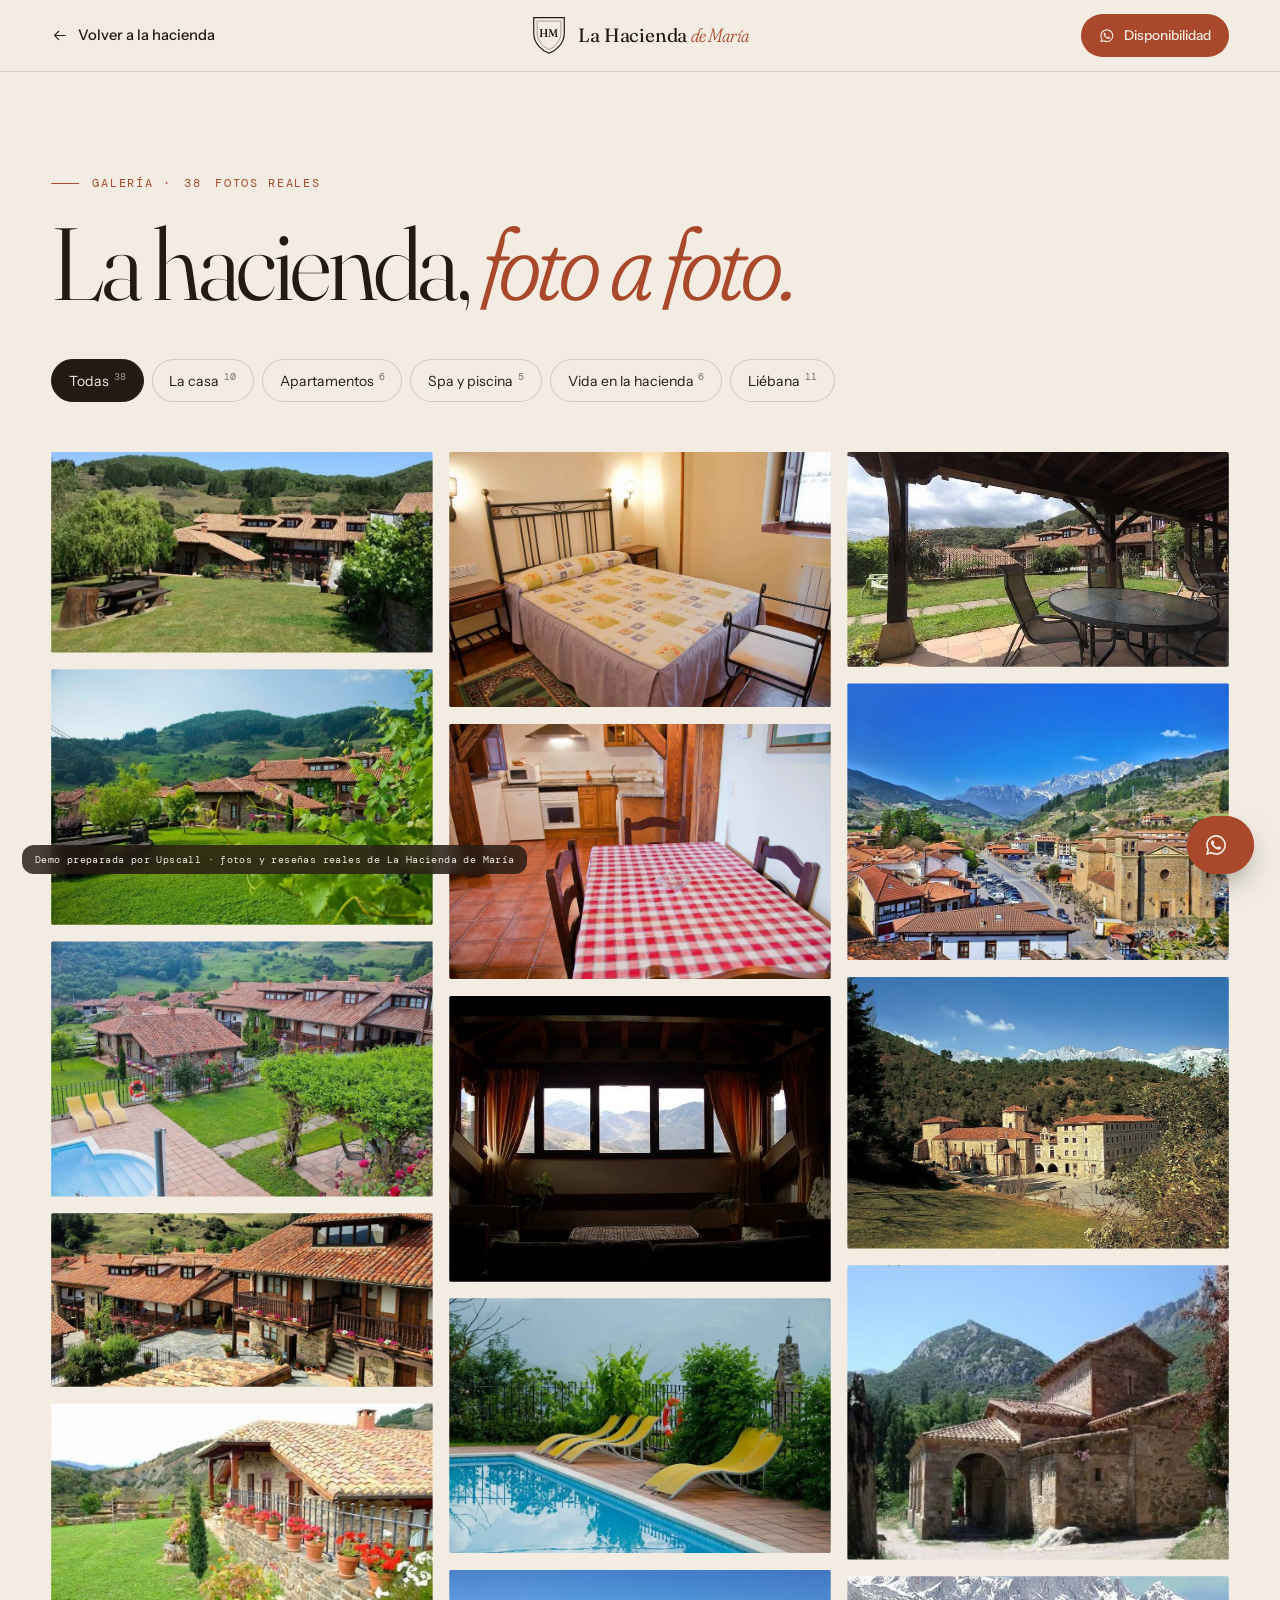
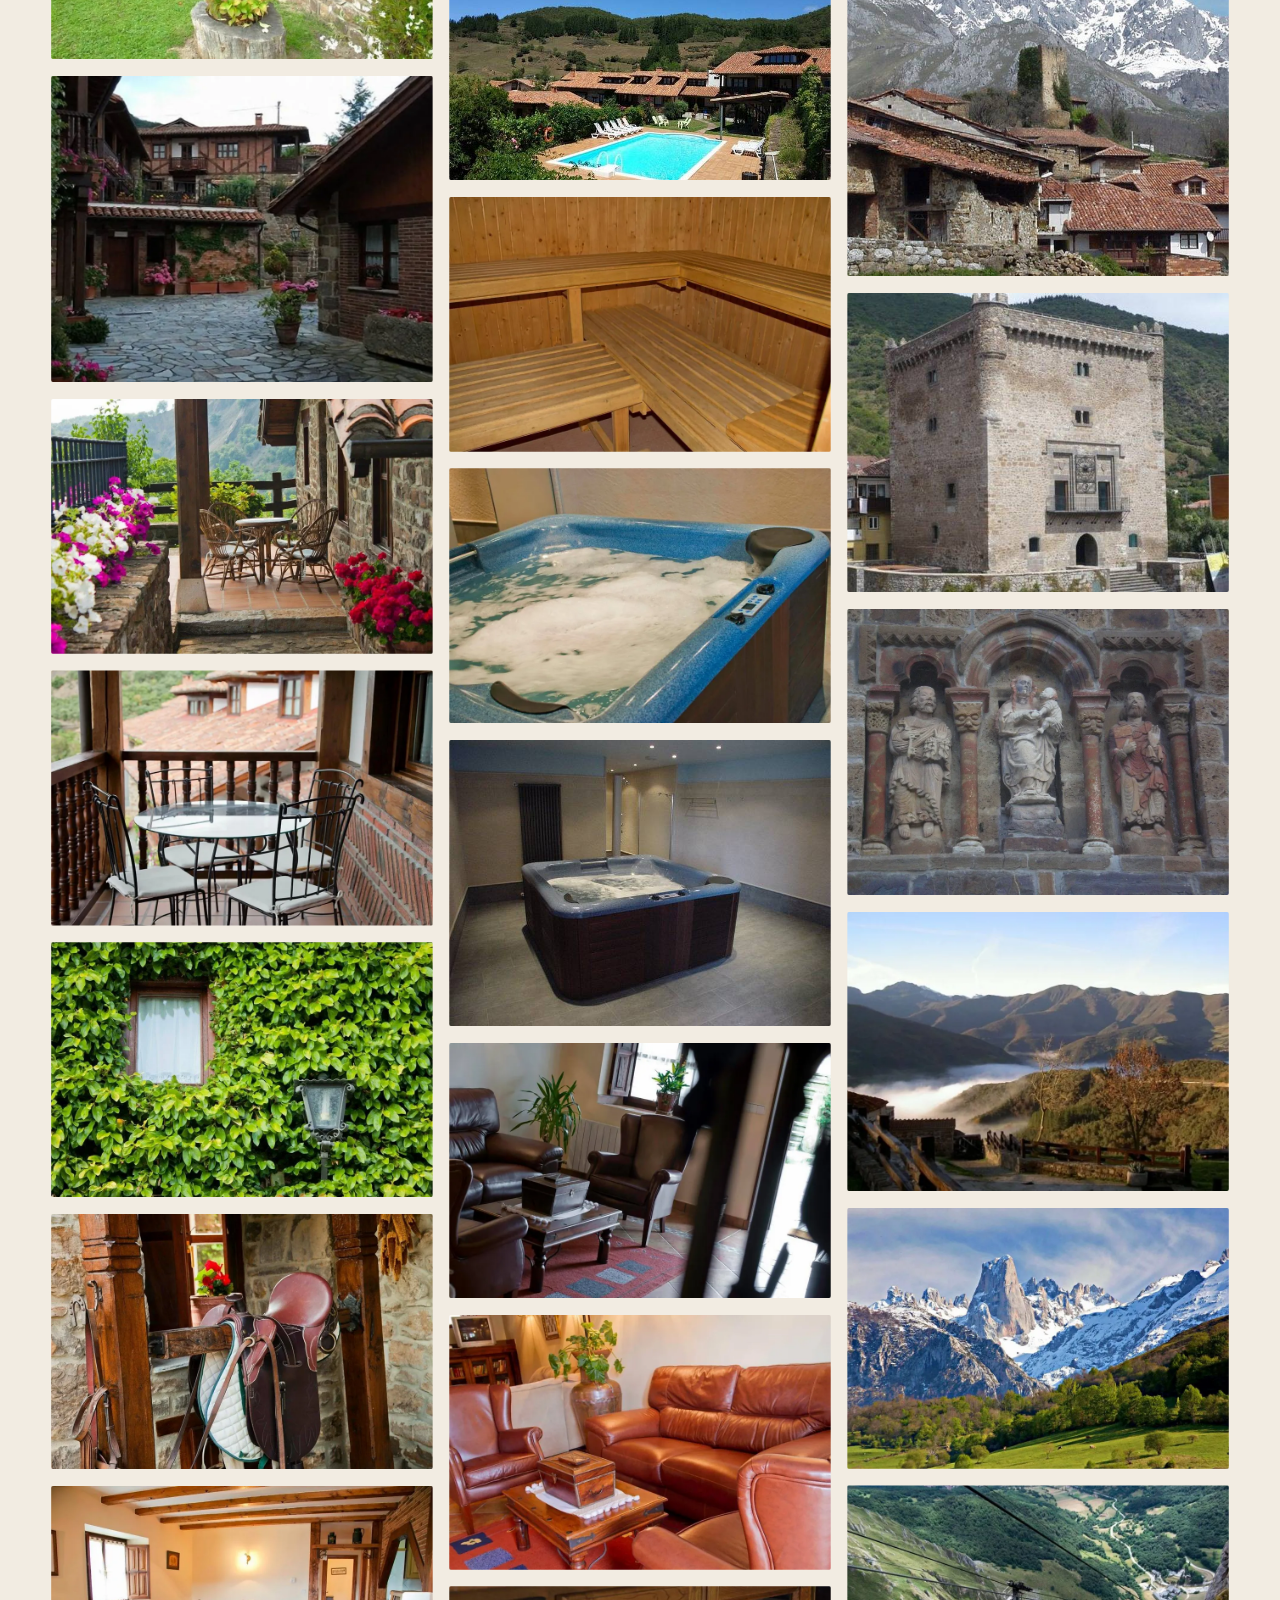
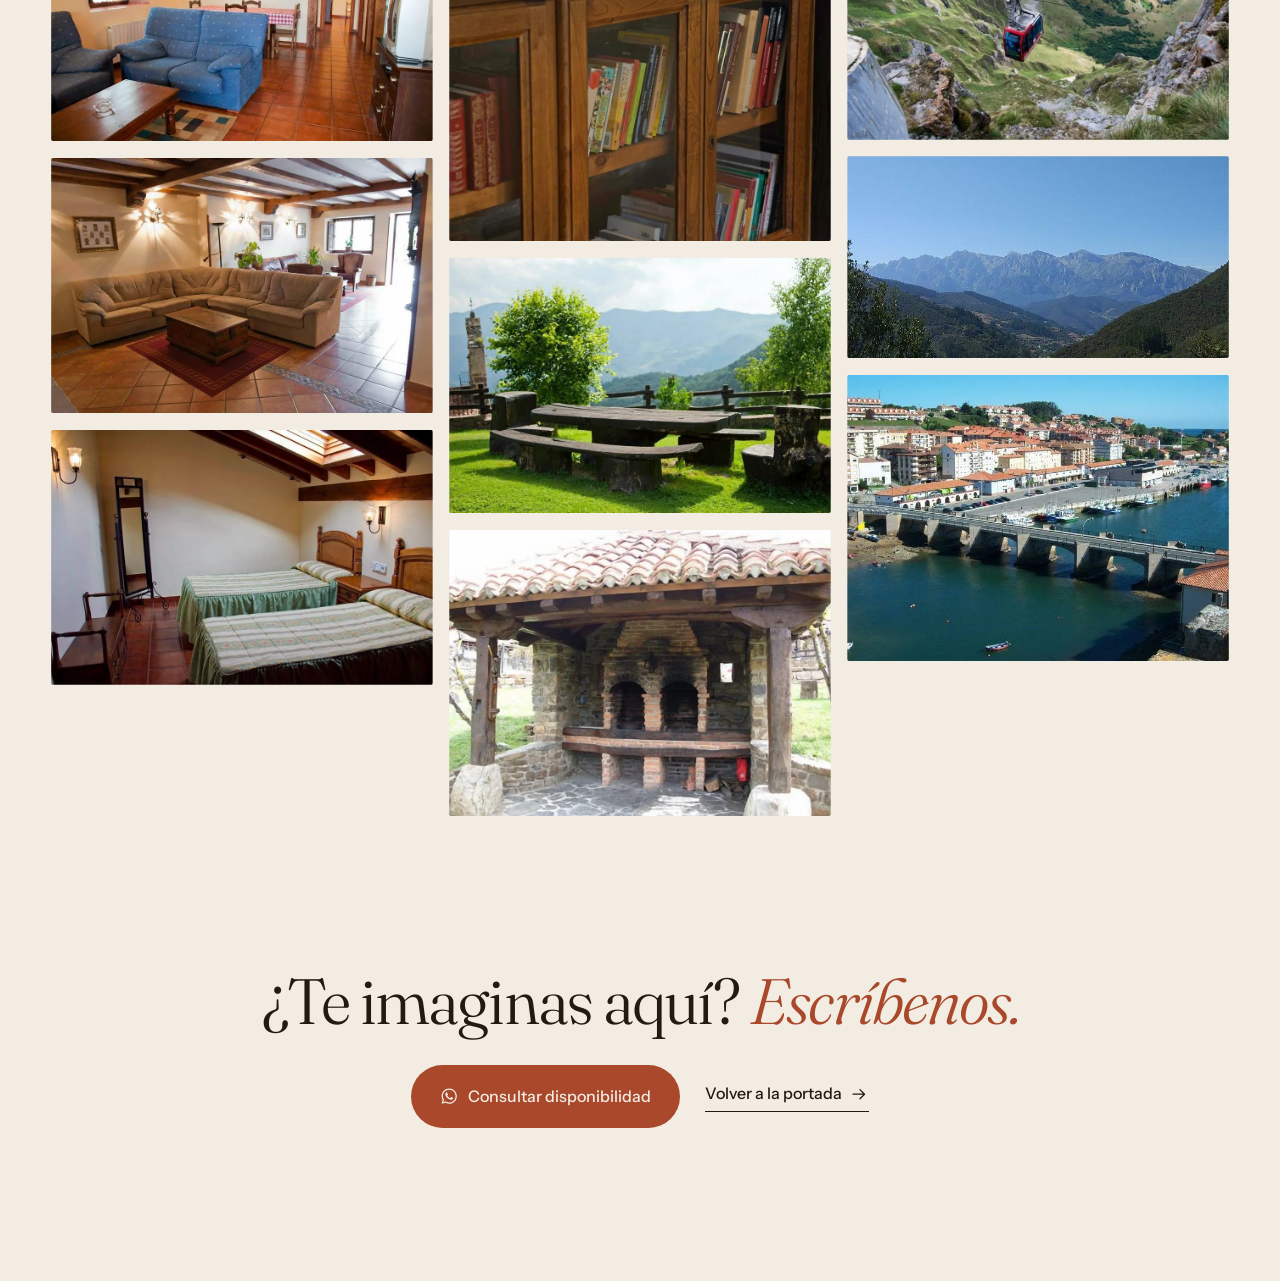
<file: galeria.html>
<!doctype html>
<html lang="es">
<head>
<meta charset="utf-8">
<meta name="viewport" content="width=device-width, initial-scale=1, viewport-fit=cover">
<title>Galería · La Hacienda de María</title>
<meta name="description" content="Fotos reales de La Hacienda de María, apartamentos rurales en Torices, Valle de Liébana (Cantabria).">
<meta name="robots" content="noindex, nofollow">
<meta name="theme-color" content="#F2ECE2">
<link rel="icon" href="data:image/svg+xml,%3Csvg xmlns='http://www.w3.org/2000/svg' viewBox='0 0 32 32'%3E%3Cpath d='M4 3h24v12c0 8-6 13-12 15C10 28 4 23 4 15z' fill='%23A9482A'/%3E%3Ctext x='16' y='20' font-family='Georgia' font-size='12' fill='%23F2ECE2' text-anchor='middle'%3EHM%3C/text%3E%3C/svg%3E">
<link rel="preconnect" href="https://fonts.googleapis.com">
<link rel="preconnect" href="https://fonts.gstatic.com" crossorigin>
<link href="https://fonts.googleapis.com/css2?family=Fraunces:ital,opsz,wght,SOFT,WONK@0,9..144,300..600,0..100,0..1;1,9..144,300..600,0..100,0..1&family=Instrument+Sans:wght@400;500;600&family=DM+Mono:wght@400;500&display=swap" rel="stylesheet">
<link rel="stylesheet" href="css/site.css">
<link rel="stylesheet" href="css/galeria.css">
<script>document.documentElement.classList.add('js');if(!matchMedia('(prefers-reduced-motion: reduce)').matches)document.documentElement.classList.add('anim');</script>
</head>
<body class="g-page">

<svg width="0" height="0" style="position:absolute" aria-hidden="true">
  <symbol id="i-wa" viewBox="0 0 24 24"><path fill="currentColor" d="M12.04 2C6.58 2 2.13 6.45 2.13 11.91c0 1.75.46 3.45 1.32 4.95L2.05 22l5.25-1.38c1.45.79 3.08 1.21 4.74 1.21 5.46 0 9.91-4.45 9.91-9.91C21.95 6.45 17.5 2 12.04 2zm0 18.15c-1.48 0-2.93-.4-4.2-1.15l-.3-.18-3.12.82.83-3.04-.2-.31a8.2 8.2 0 0 1-1.26-4.38c0-4.54 3.7-8.24 8.25-8.24 4.54 0 8.24 3.7 8.24 8.24 0 4.55-3.7 8.24-8.24 8.24zm4.52-6.16c-.25-.12-1.47-.72-1.69-.81-.23-.08-.39-.12-.56.12-.17.25-.64.81-.78.97-.14.17-.29.19-.54.06-.25-.12-1.05-.39-1.99-1.23-.74-.66-1.23-1.47-1.38-1.72-.14-.25-.02-.38.11-.51.11-.11.25-.29.37-.43.12-.14.17-.25.25-.41.08-.17.04-.31-.02-.43-.06-.12-.56-1.34-.76-1.84-.2-.48-.41-.42-.56-.43h-.48c-.17 0-.43.06-.66.31-.22.25-.86.85-.86 2.07 0 1.22.89 2.4 1.01 2.56.12.17 1.75 2.67 4.23 3.74.59.26 1.05.41 1.41.52.59.19 1.13.16 1.56.1.48-.07 1.47-.6 1.67-1.18.21-.58.21-1.07.14-1.18-.06-.11-.22-.17-.47-.29z"/></symbol>
  <symbol id="i-arrow" viewBox="0 0 24 24"><path fill="none" stroke="currentColor" stroke-width="1.6" stroke-linecap="round" stroke-linejoin="round" d="M4 12h15M13 6l6 6-6 6"/></symbol>
  <symbol id="i-shield" viewBox="0 0 40 46"><path fill="none" stroke="currentColor" stroke-width="1.4" d="M2 2h36v18c0 12-9 20.5-18 24C11 40.5 2 32 2 20z"/><path fill="none" stroke="currentColor" stroke-width=".8" d="M6 6h28v14c0 9.5-7 16.5-14 19.5C13 36.5 6 29.5 6 20z" opacity=".55"/></symbol>
</svg>

<header class="g-top">
  <a class="g-back" href="index.html"><svg class="ic" style="transform:scaleX(-1)"><use href="#i-arrow"/></svg><span>Volver a la hacienda</span></a>
  <a class="brand" href="index.html" aria-label="La Hacienda de María, inicio">
    <span class="brand__shield"><svg><use href="#i-shield"/></svg><b>HM</b></span>
    <span class="brand__name">La Hacienda <em>de María</em></span>
  </a>
  <a class="btn btn--teja btn--sm g-cta" data-wa href="https://wa.me/34607328187"><svg class="ic"><use href="#i-wa"/></svg><span>Disponibilidad</span></a>
</header>

<main class="wrap g-main">
  <div class="g-head">
    <p class="eyebrow" data-reveal>Galería · <span id="gTotal">38</span> fotos reales</p>
    <h1 class="g-title" data-reveal>La hacienda, <em>foto a foto.</em></h1>
  </div>
  <div class="g-filters" role="toolbar" aria-label="Filtrar fotos" id="gFilters"></div>
  <div class="g-grid" id="gGrid"></div>

  <section class="g-end">
    <p class="g-end__t">¿Te imaginas aquí? <em>Escríbenos.</em></p>
    <div class="g-end__ctas">
      <a class="btn btn--teja btn--lg" data-wa href="https://wa.me/34607328187"><svg class="ic"><use href="#i-wa"/></svg>Consultar disponibilidad</a>
      <a class="link-arrow" href="index.html">Volver a la portada <svg class="ic"><use href="#i-arrow"/></svg></a>
    </div>
  </section>
</main>

<div class="lb" id="lb" role="dialog" aria-modal="true" aria-label="Visor de fotos" hidden>
  <div class="lb__bar">
    <span class="mono lb__count" id="lbCount">1 / 38</span>
    <button class="lb__close" id="lbClose" aria-label="Cerrar visor"><i></i><i></i></button>
  </div>
  <div class="lb__stage" id="lbStage">
    <img id="lbImg" alt="">
  </div>
  <p class="lb__cap" id="lbCap"></p>
  <button class="lb__nav lb__nav--prev" id="lbPrev" aria-label="Foto anterior"><svg class="ic" style="transform:scaleX(-1)"><use href="#i-arrow"/></svg></button>
  <button class="lb__nav lb__nav--next" id="lbNext" aria-label="Foto siguiente"><svg class="ic"><use href="#i-arrow"/></svg></button>
</div>

<a class="wa-float" data-wa href="https://wa.me/34607328187" aria-label="Escribir por WhatsApp"><svg><use href="#i-wa"/></svg><span>¿Hablamos?</span></a>
<p class="demo-note">Demo preparada por Upscall · fotos y reseñas reales de La Hacienda de María</p>

<script src="js/fotos.js"></script>
<script src="js/galeria.js" defer></script>
</body>
</html>
</file>
<file: css/site.css>
/* =========================================================
   La Hacienda de María — sistema visual
   Cal (fondo) · Castaño (tinta) · Teja (acento)
   ========================================================= */
:root{
  --cal:#F2ECE2;
  --cal-2:#E9E1D3;
  --tinta:#241A14;
  --tinta-2:#33261D;
  --teja:#A9482A;
  --teja-2:#C25E3B;
  --muted:rgba(36,26,20,.62);
  --line:rgba(36,26,20,.16);
  --cal-muted:rgba(242,236,226,.72);
  --cal-line:rgba(242,236,226,.2);

  --f-display:'Fraunces', 'Iowan Old Style', Georgia, serif;
  --f-body:'Instrument Sans', system-ui, -apple-system, 'Segoe UI', sans-serif;
  --f-mono:'DM Mono', ui-monospace, Menlo, monospace;

  --t-hero:clamp(3rem, 8.4vw, 8.6rem);
  --t-h2:clamp(2.35rem, 5.2vw, 5rem);
  --t-lead:clamp(1.05rem, 1.25vw, 1.2rem);

  --gut:clamp(16px, 4vw, 56px);
  --sec:clamp(5.5rem, 12vw, 11rem);
  --ease:cubic-bezier(.65,0,.35,1);
  --ease-out:cubic-bezier(.16,1,.3,1);
  --r:2px;
}
*,*::before,*::after{box-sizing:border-box}
html{-webkit-text-size-adjust:100%;overflow-x:clip}
html.lenis,html.lenis body{height:auto}
.lenis.lenis-smooth{scroll-behavior:auto!important}
body{margin:0;background:var(--cal);color:var(--tinta);font:400 1rem/1.6 var(--f-body);overflow-x:clip;-webkit-font-smoothing:antialiased;text-rendering:optimizeLegibility}
img{display:block;max-width:100%}
a{color:inherit}
button{font:inherit;color:inherit;background:none;border:0;padding:0;cursor:pointer}
em{font-style:italic}
h1,h2,h3{margin:0;font-weight:400}
p{margin:0}
::selection{background:var(--teja);color:var(--cal)}
:focus-visible{outline:2px solid var(--teja);outline-offset:3px}
.wrap{width:100%;max-width:1440px;margin:0 auto;padding:0 var(--gut)}
.mono{font-family:var(--f-mono);font-size:.74rem;letter-spacing:.06em;text-transform:uppercase}
.ic{width:1.15em;height:1.15em;flex:none}
.skip{position:absolute;left:-999px;top:8px;z-index:200;background:var(--tinta);color:var(--cal);padding:.6rem 1rem}
.skip:focus{left:8px}

/* Tipografía */
.h2{font-family:var(--f-display);font-size:var(--t-h2);line-height:.98;letter-spacing:-.025em;font-weight:340;font-variation-settings:'opsz' 144,'SOFT' 30}
.h2 em,.hero__title em,.final__t em,.brand em,.foot__name em,.hstrip__big em{font-weight:300;font-variation-settings:'opsz' 144,'SOFT' 100,'WONK' 1;color:var(--teja)}
.eyebrow{font-family:var(--f-mono);font-size:.72rem;letter-spacing:.16em;text-transform:uppercase;color:var(--teja);display:flex;align-items:center;gap:.8rem;margin-bottom:1.4rem}
.eyebrow::before{content:'';width:28px;height:1px;background:currentColor}
.eyebrow--light{color:#E59A7A}
.lead{font-size:var(--t-lead);line-height:1.6;color:var(--muted);max-width:38rem}
.sec-head{margin-bottom:clamp(2.5rem,6vw,5rem)}
.sec-head .lead{margin-top:1.6rem}
.sec-head--split{display:grid;grid-template-columns:1.2fr .8fr;gap:3rem;align-items:end}

/* Botones (morph con elipse) */
.btn{position:relative;display:inline-flex;align-items:center;justify-content:center;gap:.6rem;padding:1rem 1.5rem;border-radius:999px;font-weight:500;font-size:.95rem;text-decoration:none;overflow:hidden;isolation:isolate;transition:color .5s var(--ease),border-color .5s var(--ease),transform .4s var(--ease-out);white-space:nowrap}
.btn::before{content:'';position:absolute;inset:-2px;z-index:-1;border-radius:inherit;clip-path:ellipse(0% 0% at 50% 120%);transition:clip-path .6s var(--ease)}
.btn:hover::before{clip-path:ellipse(150% 160% at 50% 120%)}
.btn:active{transform:scale(.97)}
.btn--teja{background:var(--teja);color:var(--cal)}
.btn--teja::before{background:var(--tinta)}
.btn--line-light{border:1px solid rgba(242,236,226,.5);color:var(--cal)}
.btn--line-light::before{background:var(--cal)}
.btn--line-light:hover{color:var(--tinta);border-color:var(--cal)}
.btn--sm{padding:.65rem 1.1rem;font-size:.85rem}
.btn--lg{padding:1.15rem 1.8rem;font-size:1rem}
.link-arrow{display:inline-flex;align-items:center;gap:.5rem;text-decoration:none;font-weight:500;border-bottom:1px solid currentColor;padding-bottom:.25rem}
.link-arrow .ic{transition:transform .5s var(--ease)}
.link-arrow:hover .ic{transform:translateX(5px)}

/* ======== NAV ======== */
.nav{position:fixed;inset:0 0 auto;z-index:60;color:var(--cal);transition:color .5s var(--ease),transform .6s var(--ease)}
.nav::before{content:'';position:absolute;inset:0;background:rgba(242,236,226,.86);backdrop-filter:blur(14px);-webkit-backdrop-filter:blur(14px);border-bottom:1px solid var(--line);transform:translateY(-101%);transition:transform .6s var(--ease)}
.nav.is-solid{color:var(--tinta)}
.nav.is-solid::before{transform:none}
.nav.is-hidden{transform:translateY(-100%)}
.nav__in{position:relative;display:flex;align-items:center;gap:2rem;max-width:1440px;margin:0 auto;padding:1rem var(--gut)}
.brand{display:flex;align-items:center;gap:.8rem;text-decoration:none;margin-right:auto}
.brand__shield{position:relative;width:34px;height:39px;display:grid;place-items:center}
.brand__shield svg{position:absolute;inset:0;width:100%;height:100%}
.brand__shield b{font:500 .7rem/1 var(--f-display);letter-spacing:.04em;margin-top:-4px}
.brand__name{font-family:var(--f-display);font-size:1.2rem;letter-spacing:-.01em;font-variation-settings:'opsz' 30}
.brand em{color:inherit}
.nav.is-solid .brand em{color:var(--teja)}
.nav__links{display:flex;gap:1.6rem;font-size:.9rem}
.nav__links a{text-decoration:none;position:relative;padding:.3rem 0}
.nav__links a::after{content:'';position:absolute;left:0;right:0;bottom:0;height:1px;background:currentColor;transform:scaleX(0);transform-origin:right;transition:transform .5s var(--ease)}
.nav__links a:hover::after{transform:scaleX(1);transform-origin:left}
.nav__cta{background:var(--cal);color:var(--tinta)}
.nav__cta::before{background:var(--teja)}
.nav__cta:hover{color:var(--cal)}
.nav.is-solid .nav__cta{background:var(--tinta);color:var(--cal)}
.nav__burger{display:none;width:44px;height:44px;position:relative;z-index:2}
.nav__burger i{position:absolute;left:10px;right:10px;height:1.5px;background:currentColor;transition:transform .5s var(--ease)}
.nav__burger i:first-child{top:17px}.nav__burger i:last-child{top:26px}
.menu-open .nav__burger i:first-child{transform:translateY(4.5px) rotate(45deg)}
.menu-open .nav__burger i:last-child{transform:translateY(-4.5px) rotate(-45deg)}
.menu-open .nav{color:var(--cal)}
.menu-open .nav::before{transform:translateY(-101%)}

.menu{position:fixed;inset:0;z-index:55;background:var(--tinta);color:var(--cal);display:flex;flex-direction:column;justify-content:space-between;padding:6.5rem var(--gut) 5.5rem;clip-path:circle(0% at calc(100% - 38px) 38px);transition:clip-path .8s var(--ease);visibility:hidden}
.menu-open .menu{clip-path:circle(150% at calc(100% - 38px) 38px);visibility:visible}
.menu__links{display:flex;flex-direction:column}
.menu__links a{font-family:var(--f-display);font-size:clamp(2rem,9vw,3rem);line-height:1.15;text-decoration:none;display:flex;align-items:baseline;gap:1rem;padding:.35rem 0;border-bottom:1px solid var(--cal-line)}
.menu__links .mono{color:#E59A7A;font-size:.7rem}
.menu__foot{display:flex;flex-direction:column;gap:.7rem}

/* ======== HERO ======== */
.hero{position:relative;height:100vh;height:100svh;min-height:600px;color:var(--cal);overflow:hidden;display:flex;flex-direction:column;justify-content:flex-end;background:var(--tinta)}
.hero__media{position:absolute;inset:-8% 0 0;will-change:transform}
.hero__media img{width:100%;height:100%;object-fit:cover;object-position:50% 45%;transform-origin:50% 60%}
.hero__veil{position:absolute;inset:0;background:
  linear-gradient(180deg,rgba(24,16,11,.55) 0%,rgba(24,16,11,0) 26%),
  linear-gradient(0deg,rgba(24,16,11,.86) 0%,rgba(24,16,11,.45) 38%,rgba(24,16,11,0) 64%)}
.hero__shutters{position:absolute;inset:0;display:flex;pointer-events:none;z-index:3}
.hero__shutters i{flex:1;background:var(--tinta);
  background-image:repeating-linear-gradient(90deg,rgba(242,236,226,.035) 0 1px,transparent 1px 64px);
  transform:scaleX(0)}
.hero__content{position:relative;z-index:2;width:100%;max-width:1440px;margin:0 auto;padding:0 var(--gut) calc(clamp(5rem,9vh,7rem) + 46px)}
.hero__kicker{color:rgba(242,236,226,.85);margin-bottom:1.4rem}
.hero__title{font-family:var(--f-display);font-size:var(--t-hero);line-height:.92;letter-spacing:-.035em;font-weight:330;font-variation-settings:'opsz' 144,'SOFT' 20}
.hero__title em{color:#F0B79B}
.ln{display:block;overflow:hidden;padding-bottom:.08em;margin-bottom:-.08em}
.ln>span{display:block}
.hero__row{display:flex;justify-content:space-between;align-items:flex-end;gap:2rem;margin-top:2.2rem}
.hero__sub{max-width:31rem;font-size:var(--t-lead);color:rgba(242,236,226,.86)}
.hero__ctas{display:flex;gap:.7rem;flex-wrap:wrap}
.hero__bar{position:absolute;z-index:2;left:0;right:0;bottom:46px;display:flex;gap:2rem;justify-content:space-between;align-items:center;max-width:1440px;margin:0 auto;padding:1.1rem var(--gut);color:rgba(242,236,226,.75);border-top:1px solid rgba(242,236,226,.18)}
.hero__rate{display:inline-flex;align-items:center;gap:.4rem}
.hero__rate .ic{color:#F0B79B;width:.95em;height:.95em}
.hero__scroll{display:inline-flex;align-items:center;gap:.7rem}
.hero__scroll i{width:1px;height:26px;background:rgba(242,236,226,.3);position:relative;overflow:hidden}
.hero__scroll i::after{content:'';position:absolute;inset:0;background:var(--cal);animation:drip 2.2s var(--ease) infinite}
@keyframes drip{0%{transform:translateY(-100%)}60%,100%{transform:translateY(100%)}}

/* Intro de portada (solo con animación) */
.anim .hero__shutters i{transform:scaleX(1);transition:transform 1.3s var(--ease) .15s}
.anim .hero__shutters i:first-child{transform-origin:left}
.anim .hero__shutters i:last-child{transform-origin:right}
.anim .hero__media img{transform:scale(1.14);transition:transform 2.4s var(--ease-out) .2s}
.anim [data-hero]{transform:translateY(110%);transition:transform 1.1s var(--ease-out)}
.anim .hero__kicker[data-hero],.anim .hero__row [data-hero],.anim .hero__bar[data-hero]{transform:translateY(24px);clip-path:inset(0 0 100% 0);transition:transform 1s var(--ease-out),clip-path 1s var(--ease)}
.anim.loaded .hero__shutters i{transform:scaleX(0)}
.anim.loaded .hero__media img{transform:scale(1)}
.anim.loaded [data-hero]{transform:none;clip-path:inset(0 0 0 0)}
.anim.loaded [data-hero="1"]{transition-delay:.75s}
.anim.loaded [data-hero="2"]{transition-delay:.85s}
.anim.loaded [data-hero="3"]{transition-delay:.97s}
.anim.loaded [data-hero="4"]{transition-delay:1.15s}
.anim.loaded [data-hero="5"]{transition-delay:1.25s}
.anim.loaded [data-hero="6"]{transition-delay:1.4s}

/* ======== REVEALS ======== */
.anim [data-reveal]:not([data-reveal="img"]){clip-path:inset(0 0 100% 0);transform:translateY(28px);transition:clip-path .9s var(--ease),transform .9s var(--ease-out)}
.anim [data-reveal="img"]{clip-path:inset(14% 10% 14% 10%);transition:clip-path 1.3s var(--ease)}
.anim [data-reveal="img"] img{transform:scale(1.22);transition:transform 1.6s var(--ease-out)}
.anim [data-reveal].in{clip-path:inset(0 0 0 0);transform:none}
.anim [data-reveal="img"].in{clip-path:inset(0 0 0 0)}
.anim [data-reveal="img"].in img{transform:scale(1)}

/* ======== MANIFIESTO ======== */
.manifest{padding:var(--sec) 0 calc(var(--sec)*.7)}
.manifest__grid{display:grid;grid-template-columns:minmax(0,.75fr) minmax(0,1.25fr);gap:clamp(2rem,6vw,7rem);align-items:center}
.manifest__arch{margin:0;position:relative;aspect-ratio:4/5;border-radius:999px 999px var(--r) var(--r);overflow:hidden;background:var(--tinta)}
.manifest__arch img{width:100%;height:100%;object-fit:cover}
.manifest__arch figcaption{position:absolute;left:0;right:0;bottom:0;padding:1.1rem;color:var(--cal);text-align:center;background:linear-gradient(0deg,rgba(24,16,11,.7),transparent)}
.manifest__p{font-family:var(--f-display);font-size:clamp(1.6rem,3vw,2.9rem);line-height:1.18;letter-spacing:-.015em;font-weight:340;font-variation-settings:'opsz' 72}
.manifest__p .w{transition:color .35s linear;color:rgba(36,26,20,.16)}
.manifest__p .w.on{color:var(--tinta)}
.manifest__p .w.hl.on{color:var(--teja);font-style:italic}
html:not(.anim) .manifest__p .w{color:var(--tinta)}

.ridge{position:relative;margin:clamp(4rem,9vw,8rem) 0 3rem}
.ridge svg{width:100%;height:clamp(70px,10vw,150px);overflow:visible}
.ridge path{fill:none;stroke:var(--tinta);stroke-width:1.2;vector-effect:non-scaling-stroke;stroke-linejoin:round}
.ridge__label{position:absolute;right:0;top:-1.5rem;color:var(--muted)}
.stats{display:grid;grid-template-columns:repeat(4,1fr);margin:0;border-top:1px solid var(--line)}
.stats>div{padding:2rem 1.5rem 0 0;border-right:1px solid var(--line);padding-left:1.5rem}
.stats>div:first-child{padding-left:0}
.stats>div:last-child{border-right:0}
.stats dt{font-family:var(--f-display);font-size:clamp(3rem,6vw,5.6rem);line-height:1;letter-spacing:-.04em;font-weight:300;font-variation-settings:'opsz' 144}
.stats sup{font-size:.4em;color:var(--teja);vertical-align:super;margin-left:.1em}
.stats dd{margin:.8rem 0 0;color:var(--muted);font-size:.95rem;max-width:14rem}

/* ======== MATERIALES ======== */
.mat{padding:calc(var(--sec)*.4) 0 var(--sec)}
.mat__grid{display:grid;grid-template-columns:minmax(0,1fr) minmax(0,1fr);gap:clamp(2rem,7vw,8rem)}
.mat__head{padding-bottom:4rem}
.mat__list{list-style:none;margin:0;padding:0}
.mat__item{min-height:62vh;display:flex;flex-direction:column;justify-content:center;border-top:1px solid var(--line);padding:3rem 0;opacity:.32;transition:opacity .6s var(--ease)}
.mat__item.on{opacity:1}
.mat__n{color:var(--teja);margin-bottom:1rem}
.mat__item h3{font-family:var(--f-display);font-size:clamp(2.6rem,5vw,4.6rem);line-height:1;letter-spacing:-.03em;font-weight:320;font-variation-settings:'opsz' 144,'SOFT' 50;margin-bottom:1.2rem}
.mat__item p{font-size:1.08rem;color:var(--muted);max-width:30rem}
.mat__item p em{color:var(--tinta);font-family:var(--f-display);font-size:1.12em}
.mat__img-m{display:none}
.mat__right{position:relative}
.mat__frame{position:sticky;top:12vh;height:76vh;border-radius:999px 999px var(--r) var(--r);overflow:hidden;background:var(--tinta)}
.mat__frame img{position:absolute;inset:0;width:100%;height:100%;object-fit:cover;clip-path:inset(100% 0 0 0);transform:scale(1.15);transition:clip-path 1.1s var(--ease),transform 1.6s var(--ease-out)}
.mat__frame img.on{clip-path:inset(0 0 0 0);transform:scale(1)}
.mat__count{position:absolute;left:50%;bottom:1.2rem;transform:translateX(-50%);color:var(--cal);background:rgba(24,16,11,.45);backdrop-filter:blur(6px);-webkit-backdrop-filter:blur(6px);padding:.45rem .9rem;border-radius:999px;z-index:5}
.mat__count b{font-weight:500;color:#F0B79B}

/* ======== APARTAMENTOS ======== */
.apts{padding:var(--sec) 0 0;background:var(--cal-2);position:relative}
.cap{display:grid;grid-template-columns:auto 1fr;gap:clamp(2rem,5vw,5rem);align-items:stretch;border-top:1px solid var(--line);padding-top:3rem}
.cap__tabs{display:flex;flex-direction:column;gap:.4rem}
.cap__tab{display:flex;align-items:baseline;gap:.8rem;text-align:left;padding:.3rem 0;color:rgba(36,26,20,.3);transition:color .5s var(--ease)}
.cap__tab b{font-family:var(--f-display);font-size:clamp(4rem,8vw,7.5rem);line-height:.95;font-weight:300;letter-spacing:-.05em;font-variation-settings:'opsz' 144}
.cap__tab span{font-family:var(--f-mono);font-size:.72rem;letter-spacing:.12em;text-transform:uppercase}
.cap__tab:hover{color:rgba(36,26,20,.6)}
.cap__tab.on{color:var(--tinta)}
.cap__tab.on b{color:var(--teja);font-style:italic;font-variation-settings:'opsz' 144,'WONK' 1}
.cap__panels{display:grid}
.cap__panel{grid-area:1/1;display:grid;grid-template-columns:1.25fr 1fr;gap:clamp(1.5rem,4vw,3.5rem);align-items:end;visibility:hidden}
.cap__panel.on{visibility:visible}
.cap__img{aspect-ratio:4/3;overflow:hidden;border-radius:var(--r);clip-path:inset(0 100% 0 0);transition:clip-path .9s var(--ease)}
.cap__img img{width:100%;height:100%;object-fit:cover;transform:scale(1.15);transition:transform 1.4s var(--ease-out)}
.cap__panel.on .cap__img{clip-path:inset(0 0 0 0)}
.cap__panel.on .cap__img img{transform:scale(1)}
.cap__txt{clip-path:inset(0 0 100% 0);transform:translateY(20px);transition:clip-path .8s var(--ease) .15s,transform .8s var(--ease-out) .15s}
.cap__panel.on .cap__txt{clip-path:inset(0 0 0 0);transform:none}
.cap__txt h3{font-family:var(--f-display);font-size:clamp(1.9rem,3vw,2.8rem);letter-spacing:-.02em;font-weight:340;margin-bottom:1rem}
.cap__txt p{color:var(--muted);font-size:1.05rem}
.incl{list-style:none;padding:0;margin:clamp(3rem,7vw,6rem) 0 0;display:grid;grid-template-columns:repeat(3,1fr);border-top:1px solid var(--line)}
.incl li{display:flex;gap:1rem;align-items:baseline;padding:1.3rem 1rem 1.3rem 0;border-bottom:1px solid var(--line);font-size:1.02rem}
.incl .mono{color:var(--teja)}

.hstrip{position:relative;margin-top:clamp(4rem,9vw,8rem)}
.hstrip__sticky{position:sticky;top:0;height:100vh;height:100svh;overflow:hidden;display:flex;flex-direction:column;justify-content:center}
.hstrip__track{display:flex;gap:clamp(1rem,2vw,2rem);padding:0 var(--gut);align-items:center;will-change:transform;width:max-content}
.hstrip__intro{width:min(30rem,80vw);flex:none;padding-right:2rem}
.hstrip__big{font-family:var(--f-display);font-size:clamp(2rem,3.6vw,3.4rem);line-height:1.04;letter-spacing:-.025em;font-weight:330;font-variation-settings:'opsz' 144}
.hstrip__hint{display:inline-flex;align-items:center;gap:.6rem;margin-top:2rem;color:var(--muted)}
.hcard{margin:0;flex:none;width:clamp(260px,26vw,420px)}
.hcard--w{width:clamp(320px,40vw,640px)}
.hcard img{width:100%;height:clamp(300px,62vh,620px);object-fit:cover;border-radius:var(--r)}
.hcard figcaption{display:flex;gap:.8rem;align-items:baseline;margin-top:1rem;font-size:.95rem}
.hcard figcaption .mono{color:var(--teja)}
.hstrip__progress{position:absolute;left:var(--gut);right:var(--gut);bottom:2.2rem;height:1px;background:var(--line)}
.hstrip__progress i{position:absolute;inset:0;background:var(--tinta);transform-origin:left;transform:scaleX(0)}

/* ======== SPA ======== */
.spa{position:relative;background:var(--tinta);color:var(--cal);padding:var(--sec) 0}
.tiles{position:absolute;left:0;right:0;top:-22px;height:24px;
  background:radial-gradient(circle at 50% 100%,var(--tinta) 15px,transparent 15.5px) 0 0/30px 24px repeat-x;
  pointer-events:none}
.spa .lead{color:var(--cal-muted)}
.spa .h2 em{color:#F0B79B}
.spa__head{text-align:center;display:flex;flex-direction:column;align-items:center}
.spa__head .eyebrow::after{content:'';width:28px;height:1px;background:currentColor}
.spa__head .lead{margin:1.6rem auto 0}
.spa__iris{position:relative;height:200vh;margin-top:3rem}
.spa__iris-sticky{position:sticky;top:0;height:100vh;height:100svh;overflow:hidden}
.spa__iris-sticky img{width:100%;height:100%;object-fit:cover;clip-path:circle(var(--iris,22%) at 50% 50%);transform:scale(var(--iz,1.25))}
.spa__iris-cap{position:absolute;left:50%;bottom:2rem;transform:translateX(-50%);color:var(--cal);opacity:var(--io,0);background:rgba(24,16,11,.45);padding:.45rem .9rem;border-radius:999px;white-space:nowrap}
.spa__cards{display:grid;grid-template-columns:repeat(3,1fr);gap:clamp(1rem,2.5vw,2.5rem);margin-top:var(--sec)}
.scard .mono{color:#E59A7A}
.scard__img{aspect-ratio:4/5;overflow:hidden;border-radius:999px 999px var(--r) var(--r);margin-bottom:1.4rem}
.scard__img img{width:100%;height:100%;object-fit:cover;transition:transform 1.2s var(--ease-out)}
.scard:hover .scard__img img{transform:scale(1.06)}
.scard h3{font-family:var(--f-display);font-size:clamp(1.8rem,2.6vw,2.4rem);font-weight:330;letter-spacing:-.02em;margin:.4rem 0 .6rem}
.scard p{color:var(--cal-muted);max-width:22rem}

/* ======== VIDA ======== */
.vida{padding:var(--sec) 0}
.bento{display:grid;grid-template-columns:repeat(12,1fr);grid-auto-rows:clamp(120px,13vw,200px);gap:clamp(.7rem,1.4vw,1.2rem)}
.bento figure{margin:0;position:relative;overflow:hidden;border-radius:var(--r);background:var(--tinta)}
.bento img{width:100%;height:100%;object-fit:cover}
.bento figure>img{transition:transform 1.4s var(--ease-out)!important}
.bento figure:hover>img{transform:scale(1.05)!important}
.bento figcaption{position:absolute;left:0;right:0;bottom:0;padding:1.6rem 1.3rem 1.2rem;color:var(--cal);background:linear-gradient(0deg,rgba(24,16,11,.78),transparent);display:flex;flex-direction:column;gap:.2rem}
.bento figcaption b{font-family:var(--f-display);font-weight:400;font-size:1.5rem;letter-spacing:-.01em}
.bento figcaption span{font-size:.9rem;color:rgba(242,236,226,.82)}
.bento__a{grid-column:1/8;grid-row:span 3}
.bento__b{grid-column:8/13;grid-row:span 2}
.bento__d{grid-column:8/13;grid-row:span 1;background:var(--teja);color:var(--cal);border-radius:var(--r);display:flex;align-items:center;gap:1.4rem;padding:1.2rem 1.6rem}
.bento__num{font-family:var(--f-display);font-size:clamp(3.4rem,6vw,5.4rem);line-height:1;font-weight:300;font-style:italic;font-variation-settings:'opsz' 144,'WONK' 1}
.bento__txt{font-size:.98rem;line-height:1.45}
.bento__txt b{font-weight:600}
.bento__c{grid-column:1/6;grid-row:span 2}
.bento__e{grid-column:6/9;grid-row:span 2}
.bento__q{grid-column:9/13;grid-row:span 2;margin:0;border:1px solid var(--line);border-radius:var(--r);padding:clamp(1.3rem,2.4vw,2.2rem);display:flex;flex-direction:column;justify-content:space-between;gap:1rem}
.bento__q p{font-family:var(--f-display);font-size:clamp(1.25rem,1.8vw,1.7rem);line-height:1.22;font-style:italic;font-weight:320;font-variation-settings:'opsz' 72}
.bento__q cite{font-style:normal;color:var(--muted)}

/* ======== LIÉBANA ======== */
.lieb{padding:var(--sec) 0 0;background:var(--cal-2)}
.ruler{display:grid;grid-template-columns:1.1fr .9fr;gap:clamp(2rem,6vw,6rem);align-items:start}
.ruler__list{list-style:none;margin:0;padding:0;border-top:1px solid var(--line)}
.ruler__list button{width:100%;display:grid;grid-template-columns:6.5rem 1fr auto;gap:1rem;align-items:baseline;text-align:left;padding:1.15rem 0;border-bottom:1px solid var(--line);position:relative}
.ruler__list button::before{content:'';position:absolute;left:0;bottom:-1px;height:1px;width:100%;background:var(--teja);transform:scaleX(0);transform-origin:left;transition:transform .7s var(--ease)}
.ruler__km{color:var(--teja)}
.ruler__name{font-family:var(--f-display);font-size:clamp(1.5rem,2.6vw,2.3rem);line-height:1.05;letter-spacing:-.02em;font-weight:340;transition:transform .6s var(--ease),color .4s}
.ruler__d{color:var(--muted);font-size:.9rem;text-align:right;max-width:15rem}
.ruler__list li.on button::before{transform:scaleX(1)}
.ruler__list li.on .ruler__name{transform:translateX(.6rem);font-style:italic;color:var(--teja)}
.ruler__view{position:sticky;top:14vh;margin:0;aspect-ratio:4/5;overflow:hidden;border-radius:var(--r);background:var(--tinta)}
.ruler__view img{width:100%;height:100%;object-fit:cover;transition:clip-path .9s var(--ease),transform 1.2s var(--ease-out)}
.ruler__view img.swap{clip-path:inset(0 0 100% 0);transform:scale(1.1)}
.ruler__view figcaption{position:absolute;left:1rem;bottom:1rem;color:var(--cal);background:rgba(24,16,11,.5);padding:.45rem .8rem;border-radius:999px;backdrop-filter:blur(6px);-webkit-backdrop-filter:blur(6px)}

.peaks{position:relative;margin-top:var(--sec);min-height:110vh;display:flex;align-items:flex-end;color:var(--cal);overflow:hidden}
.peaks__img{position:absolute;inset:-10% 0 0}
.peaks__img img{width:100%;height:100%;object-fit:cover}
.peaks::after{content:'';position:absolute;inset:0;background:linear-gradient(0deg,rgba(24,16,11,.85) 0%,rgba(24,16,11,.25) 50%,rgba(24,16,11,0) 70%)}
.peaks__in{position:relative;z-index:2;padding-bottom:clamp(3rem,8vw,6rem)}
.peaks__t{font-family:var(--f-display);font-size:clamp(2rem,4.4vw,4.2rem);line-height:1.02;letter-spacing:-.03em;font-weight:320;max-width:16ch;font-variation-settings:'opsz' 144}
.chips{list-style:none;padding:0;margin:2rem 0 0;display:flex;flex-wrap:wrap;gap:.5rem}
.chips li{border:1px solid rgba(242,236,226,.4);border-radius:999px;padding:.45rem .95rem;font-size:.85rem;backdrop-filter:blur(4px);-webkit-backdrop-filter:blur(4px);background:rgba(24,16,11,.18)}

/* ======== GALERÍA (marquee) ======== */
.gal{padding:var(--sec) 0;overflow:hidden}
.gal__head{display:flex;justify-content:space-between;align-items:flex-end;gap:2rem;margin-bottom:3rem}
.marquee{position:relative;overflow:hidden;cursor:grab;touch-action:pan-y;user-select:none;-webkit-user-select:none}
.marquee.is-drag{cursor:grabbing}
.marquee__track{display:flex;gap:clamp(.7rem,1.2vw,1.1rem);width:max-content;will-change:transform}
.marquee a{display:block;flex:none;height:clamp(240px,34vw,460px);overflow:hidden;border-radius:var(--r);position:relative;background:var(--cal-2);-webkit-user-drag:none}
.marquee img{height:100%;width:auto;aspect-ratio:3/2;object-fit:cover;pointer-events:none;transition:transform 1s var(--ease-out)}
.marquee a:hover img{transform:scale(1.05)}
.marquee a span{position:absolute;left:.8rem;bottom:.8rem;color:var(--cal);font-family:var(--f-mono);font-size:.68rem;letter-spacing:.06em;text-transform:uppercase;background:rgba(24,16,11,.5);padding:.35rem .7rem;border-radius:999px;clip-path:inset(0 100% 0 0);transition:clip-path .6s var(--ease)}
.marquee a:hover span,.marquee a:focus-visible span{clip-path:inset(0 0 0 0)}
.marquee--sm{margin-top:clamp(.7rem,1.2vw,1.1rem)}
.marquee--sm a{height:clamp(150px,20vw,270px)}

/* ======== RESEÑAS ======== */
.rev{background:var(--tinta);color:var(--cal);padding:var(--sec) 0;position:relative;overflow:hidden}
.rev .h2 em{color:#F0B79B}
.rev__grid{display:grid;grid-template-columns:minmax(0,.8fr) minmax(0,1.2fr);gap:clamp(2.5rem,7vw,8rem);align-items:start}
.score{display:flex;align-items:center;gap:1.4rem;margin-top:3rem;padding-top:2rem;border-top:1px solid var(--cal-line)}
.score__n{font-family:var(--f-display);font-size:clamp(5rem,10vw,9rem);line-height:.85;letter-spacing:-.05em;font-weight:300;font-variation-settings:'opsz' 144}
.score .mono{color:var(--cal-muted);margin-top:.6rem}
.stars{position:relative;display:inline-block;width:130px;height:22px;background:url("data:image/svg+xml,%3Csvg xmlns='http://www.w3.org/2000/svg' viewBox='0 0 26 22'%3E%3Cpath d='M11 1.5l2.6 5.5 6 .8-4.4 4.1 1.1 6L11 15l-5.3 2.9 1.1-6L2.4 7.8l6-.8z' fill='none' stroke='%23F2ECE2' stroke-opacity='.4'/%3E%3C/svg%3E") 0 0/26px 22px repeat-x}
.stars span{position:absolute;inset:0;width:var(--v);background:url("data:image/svg+xml,%3Csvg xmlns='http://www.w3.org/2000/svg' viewBox='0 0 26 22'%3E%3Cpath d='M11 1.5l2.6 5.5 6 .8-4.4 4.1 1.1 6L11 15l-5.3 2.9 1.1-6L2.4 7.8l6-.8z' fill='%23F0B79B'/%3E%3C/svg%3E") 0 0/26px 22px repeat-x}
.rev__names{margin-top:2.2rem;color:var(--cal-muted);max-width:22rem}
.rev__names b{color:var(--cal);font-family:var(--f-display);font-weight:400;font-style:italic;font-size:1.15em}
.rev__stage{position:relative;padding-top:2.5rem}
.rev__mark{position:absolute;top:-2.5rem;left:-.5rem;font-family:var(--f-display);font-size:clamp(9rem,16vw,15rem);line-height:1;color:var(--teja);font-style:italic;opacity:.9;pointer-events:none}
.rev__slides{display:grid;position:relative;touch-action:pan-y}
.rslide{grid-area:1/1;visibility:hidden}
.rslide.on{visibility:visible}
.rslide q{display:block;quotes:none;font-family:var(--f-display);font-size:clamp(1.65rem,3vw,2.8rem);line-height:1.16;letter-spacing:-.018em;font-weight:320;font-variation-settings:'opsz' 96}
.rslide q .rw{display:inline-block;clip-path:inset(0 0 100% 0);transform:translateY(.4em);transition:clip-path .7s var(--ease),transform .8s var(--ease-out)}
.rslide.on q .rw{clip-path:inset(-.2em 0 -.2em 0);transform:none}
.rslide.out q .rw{clip-path:inset(0 0 0 0);transform:none;transition:none}
.rslide footer{display:flex;align-items:center;gap:1rem;margin-top:2.2rem;clip-path:inset(0 100% 0 0);transition:clip-path .9s var(--ease) .4s}
.rslide.on footer{clip-path:inset(0 0 0 0)}
.rslide .av{width:46px;height:46px;border-radius:50%;display:grid;place-items:center;background:var(--teja);font-family:var(--f-display);font-size:1.2rem;color:var(--cal);flex:none}
.rslide footer b{display:block;font-weight:500}
.rslide footer .mono{color:var(--cal-muted);font-size:.68rem}
.rslide .st{color:#F0B79B;letter-spacing:.15em;font-size:.8rem}
.rev__ctrl{display:flex;align-items:center;gap:1.2rem;margin-top:3rem}
.rev__btn{width:52px;height:52px;border-radius:50%;border:1px solid var(--cal-line);display:grid;place-items:center;transition:background .4s,color .4s,border-color .4s}
.rev__btn:hover{background:var(--cal);color:var(--tinta);border-color:var(--cal)}
.rev__prog{flex:1;height:1px;background:var(--cal-line);position:relative;overflow:hidden}
.rev__prog i{position:absolute;inset:0;background:#F0B79B;transform-origin:left;transform:scaleX(0)}
.rev__count{color:var(--cal-muted);min-width:4.5rem;text-align:center}
.rev__mini{list-style:none;padding:0;margin:clamp(4rem,8vw,7rem) 0 0;display:grid;grid-template-columns:repeat(4,1fr);gap:1px;background:var(--cal-line);border:1px solid var(--cal-line)}
.rev__mini li{background:var(--tinta);padding:1.6rem 1.4rem;display:flex;flex-direction:column;justify-content:space-between;gap:1.2rem;transition:background .5s}
.rev__mini li:hover{background:var(--tinta-2)}
.rev__mini p{font-size:.98rem;color:rgba(242,236,226,.86)}
.rev__mini .mono{color:var(--cal-muted);font-size:.66rem}
.rev__mini .st{color:#F0B79B;font-size:.75rem;letter-spacing:.15em}

/* ======== CÓMO LLEGAR ======== */
.llegar{padding:var(--sec) 0}
.llegar__grid{display:grid;grid-template-columns:minmax(0,.9fr) minmax(0,1.1fr);gap:clamp(2rem,6vw,6rem);align-items:center}
.addr{font-style:normal;margin-top:2.4rem;display:flex;flex-direction:column;gap:1.3rem;align-items:flex-start;font-size:1.05rem}
.addr__tel{display:inline-flex;align-items:center;gap:.6rem;font-family:var(--f-display);font-size:clamp(1.8rem,3vw,2.6rem);text-decoration:none;letter-spacing:-.02em}
.addr__tel .ic{color:var(--teja);width:.8em;height:.8em}
.llegar__map{aspect-ratio:1/1;border-radius:999px 999px var(--r) var(--r);overflow:hidden;background:var(--cal-2)}
.llegar__map iframe{width:100%;height:100%;border:0;filter:sepia(.25) saturate(.85) contrast(1.02)}

/* ======== FAQ ======== */
.faq{padding:0 0 var(--sec)}
.faq__grid{display:grid;grid-template-columns:minmax(0,.8fr) minmax(0,1.2fr);gap:clamp(2rem,6vw,6rem);border-top:1px solid var(--line);padding-top:var(--sec)}
.faq__list details{border-bottom:1px solid var(--line)}
.faq__list details:first-child{border-top:1px solid var(--line)}
.faq__list summary{list-style:none;cursor:pointer;display:flex;justify-content:space-between;align-items:center;gap:1.5rem;padding:1.5rem 0;font-family:var(--f-display);font-size:clamp(1.25rem,2vw,1.65rem);letter-spacing:-.01em;font-weight:360;transition:color .3s}
.faq__list summary::-webkit-details-marker{display:none}
.faq__list summary:hover{color:var(--teja)}
.faq__list summary i{position:relative;width:18px;height:18px;flex:none}
.faq__list summary i::before,.faq__list summary i::after{content:'';position:absolute;left:0;right:0;top:50%;height:1.5px;background:currentColor;transition:transform .5s var(--ease)}
.faq__list summary i::after{transform:rotate(90deg)}
.faq__list details[open] summary i::after{transform:rotate(0)}
.faq__list details>div{overflow:hidden}
.faq__list details p{padding:0 3rem 1.6rem 0;color:var(--muted);font-size:1.03rem;max-width:40rem}
.faq__list details a{color:var(--teja)}

/* ======== CIERRE ======== */
.final{position:relative;min-height:100vh;min-height:100svh;display:flex;align-items:center;color:var(--cal);overflow:hidden;text-align:center}
.final__img{position:absolute;inset:-10% 0 0}
.final__img img{width:100%;height:100%;object-fit:cover}
.final__veil{position:absolute;inset:0;background:radial-gradient(ellipse at 50% 55%,rgba(24,16,11,.5),rgba(24,16,11,.82))}
.final__in{position:relative;z-index:2;display:flex;flex-direction:column;align-items:center;padding-top:6rem;padding-bottom:6rem}
.final .eyebrow::after{content:'';width:28px;height:1px;background:currentColor}
.final__t{font-family:var(--f-display);font-size:clamp(2.8rem,7.4vw,7.6rem);line-height:.95;letter-spacing:-.035em;font-weight:320;max-width:14ch;font-variation-settings:'opsz' 144}
.final__t em{color:#F0B79B}
.final__p{margin-top:1.8rem;font-size:var(--t-lead);color:rgba(242,236,226,.86);max-width:32rem}
.final__ctas{display:flex;gap:.8rem;flex-wrap:wrap;justify-content:center;margin-top:2.6rem}
.final__bk{display:inline-flex;align-items:center;gap:.5rem;margin-top:2rem;color:rgba(242,236,226,.78);text-decoration:none;border-bottom:1px solid rgba(242,236,226,.35);padding-bottom:.2rem}
.final__bk:hover{color:var(--cal)}

/* ======== FOOTER ======== */
.foot{background:var(--tinta);color:var(--cal);padding:clamp(4rem,8vw,6rem) 0 7rem}
.foot__grid{display:grid;grid-template-columns:1.4fr 1fr 1fr 1fr;gap:2.5rem}
.foot p{color:var(--cal-muted);line-height:1.8}
.foot a{text-decoration:none;color:var(--cal)}
.foot a:hover{color:#F0B79B}
.foot__k{color:#E59A7A!important;margin-bottom:.8rem}
.brand__shield--lg{width:46px;height:53px;color:#E59A7A;margin-bottom:1.2rem}
.brand__shield--lg b{font-size:.9rem;color:var(--cal)}
.foot__name{font-family:var(--f-display);font-size:1.9rem;color:var(--cal)!important;line-height:1.1;margin-bottom:.6rem}
.foot__name em{color:#F0B79B}
.foot__legal{display:flex;justify-content:space-between;gap:1rem;flex-wrap:wrap;margin-top:4rem;padding-top:1.5rem;border-top:1px solid var(--cal-line);color:var(--cal-muted)}

/* ======== FLOTANTES ======== */
.wa-float{position:fixed;right:clamp(14px,2vw,26px);bottom:clamp(14px,2vw,26px);z-index:70;height:58px;min-width:58px;border-radius:999px;background:var(--teja);color:var(--cal);display:flex;align-items:center;justify-content:center;gap:.6rem;padding:0 17px;text-decoration:none;box-shadow:0 12px 30px -10px rgba(24,16,11,.55);transition:background .4s,transform .5s var(--ease-out)}
.wa-float svg{width:24px;height:24px;flex:none}
.wa-float span{max-width:0;overflow:hidden;white-space:nowrap;font-weight:500;font-size:.92rem;transition:max-width .6s var(--ease)}
.wa-float:hover{background:var(--tinta)}
.wa-float:hover span{max-width:8rem}
.wa-float::after{content:'';position:absolute;inset:0;border-radius:inherit;border:1px solid var(--teja);animation:ring 2.8s var(--ease-out) infinite;pointer-events:none}
@keyframes ring{0%{transform:scale(1);opacity:.8}70%,100%{transform:scale(1.35);opacity:0}}
.demo-note{position:fixed;left:clamp(12px,2vw,22px);bottom:clamp(14px,2vw,26px);z-index:69;max-width:calc(100vw - 110px);font-family:var(--f-mono);font-size:.62rem;letter-spacing:.04em;line-height:1.35;color:var(--cal);background:rgba(36,26,20,.82);backdrop-filter:blur(8px);-webkit-backdrop-filter:blur(8px);padding:.5rem .8rem;border-radius:12px;pointer-events:none}

/* ======== RESPONSIVE ======== */
@media (max-width:1100px){
  .nav__links{display:none}
  .nav__burger{display:block}
  .stats{grid-template-columns:repeat(2,1fr)}
  .stats>div{padding:1.6rem 1rem 1.6rem 0;border-right:0;border-bottom:1px solid var(--line);padding-left:0}
  .stats>div:nth-child(odd){border-right:1px solid var(--line)}
  .stats>div:nth-child(even){padding-left:1.2rem}
  .incl{grid-template-columns:repeat(2,1fr)}
  .foot__grid{grid-template-columns:1fr 1fr}
  .rev__mini{grid-template-columns:repeat(2,1fr)}
}
@media (max-width:860px){
  .hide-s{display:none}
  .nav__cta{display:none}
  .nav__in{padding-top:.75rem;padding-bottom:.75rem}
  .hero__media img{object-position:42% 50%}
  .hero__row{flex-direction:column;align-items:flex-start;gap:1.6rem;margin-top:1.6rem}
  .hero__content{padding-bottom:calc(5.2rem + 78px)}
  .hero__ctas{width:100%}
  .hero__ctas .btn{flex:1 1 auto}
  .hero__bar{gap:1rem;font-size:.64rem;bottom:78px;justify-content:flex-start}
  .manifest__grid{grid-template-columns:1fr}
  .manifest__arch{width:min(78%,340px);margin:0 auto}
  .ridge__label{top:-1.4rem}
  .mat__grid{grid-template-columns:1fr}
  .mat__right{display:none}
  .mat__head{padding-bottom:2rem}
  .mat__item{min-height:0;opacity:1;padding:2.2rem 0 2.6rem}
  .mat__img-m{display:block;width:100%;aspect-ratio:4/3;object-fit:cover;border-radius:180px 180px var(--r) var(--r);margin-bottom:1.6rem}
  .sec-head--split{grid-template-columns:1fr;gap:0}
  .sec-head--split .lead{margin-top:1.6rem}
  .cap{grid-template-columns:1fr;gap:1.5rem}
  .cap__tabs{flex-direction:row;gap:0;justify-content:space-between;border-bottom:1px solid var(--line);padding-bottom:.6rem}
  .cap__tab{flex-direction:column;gap:.1rem;align-items:flex-start}
  .cap__tab b{font-size:4.2rem}
  .cap__panel{grid-template-columns:1fr;align-items:start}
  .incl{grid-template-columns:1fr}
  .hstrip{height:auto!important}
  .hstrip__sticky{position:relative;height:auto;padding:0 0 3.5rem}
  .hstrip__track{overflow-x:auto;width:auto;scroll-snap-type:x mandatory;-webkit-overflow-scrolling:touch;scrollbar-width:none;transform:none!important;padding-bottom:.5rem;scroll-padding:0 var(--gut)}
  .hstrip__track::-webkit-scrollbar{display:none}
  .hstrip__track>*{scroll-snap-align:start}
  .hstrip__intro{width:72vw}
  .hcard,.hcard--w{width:78vw}
  .hcard img{height:auto;aspect-ratio:4/5}
  .hcard--w img{aspect-ratio:4/5}
  .hstrip__progress{bottom:1.6rem}
  .spa__iris{height:150vh}
  .spa__cards{grid-template-columns:1fr;gap:3rem}
  .scard__img{aspect-ratio:1/1}
  .bento{grid-template-columns:repeat(2,1fr);grid-auto-rows:auto}
  .bento>*{grid-column:auto!important;grid-row:auto!important}
  .bento figure{aspect-ratio:1/1}
  .bento__a{grid-column:1/-1!important;aspect-ratio:4/3!important}
  .bento__d,.bento__q{grid-column:1/-1!important}
  .bento figcaption{padding:1rem .9rem .8rem}
  .bento figcaption b{font-size:1.15rem}
  .bento figcaption span{display:none}
  .bento__a figcaption span{display:block}
  .ruler{grid-template-columns:1fr}
  .ruler__view{position:relative;top:0;order:-1;aspect-ratio:4/3}
  .ruler__list button{grid-template-columns:4.6rem 1fr;row-gap:.2rem}
  .ruler__d{grid-column:2;text-align:left}
  .peaks{min-height:90vh;min-height:90svh}
  .gal__head{flex-direction:column;align-items:flex-start;gap:0}
  .rev__grid{grid-template-columns:1fr}
  .rev__stage{padding-top:3rem}
  .rev__mini{grid-template-columns:1fr}
  .llegar__grid{grid-template-columns:1fr}
  .llegar__map{aspect-ratio:4/5}
  .faq__grid{grid-template-columns:1fr;gap:1rem}
  .faq__list details p{padding-right:0}
  .final__ctas{flex-direction:column;width:100%}
  .final__ctas .btn{width:100%}
  .foot__grid{grid-template-columns:1fr}
  .foot__legal{flex-direction:column}
  .wa-float{height:54px;min-width:54px}
  .wa-float span{display:none}
}
@media (max-width:420px){
  .hero__title{font-size:2.85rem}
  .stats dt{font-size:3rem}
}
@media (prefers-reduced-motion:reduce){
  *,*::before,*::after{animation:none!important;transition:none!important;scroll-behavior:auto!important}
  .spa__iris{height:auto}
  .spa__iris-sticky{position:relative;height:70vh}
  .spa__iris-sticky img{clip-path:none;transform:none}
}

.cap__tab b{font-size:clamp(3.2rem,6vw,5.6rem)}
.cap__txt h3 small{font-size:.55em;letter-spacing:.08em;opacity:.65;font-weight:400}

/* Apartamentos: las 4 capacidades a la vista, sin pestañas */
.cap{display:block!important}
.apgrid{display:grid;grid-template-columns:repeat(4,1fr);gap:clamp(1rem,2vw,1.6rem)}
.apcard__img{position:relative;aspect-ratio:4/5;overflow:hidden;border-radius:999px 999px var(--r) var(--r)}
.apcard__img img{width:100%;height:100%;object-fit:cover;transition:transform 1.2s var(--ease-out)}
.apcard:hover .apcard__img img{transform:scale(1.06)}
.apcard__n{position:absolute;left:1rem;bottom:1rem;display:flex;align-items:baseline;gap:.4rem;background:var(--cal,#f4efe6);color:var(--tinta);padding:.35rem .9rem .45rem;border-radius:99px;font-family:var(--f-mono);font-size:.68rem;letter-spacing:.12em;text-transform:uppercase}
.apcard__n b{font-family:var(--f-display);font-size:2rem;font-weight:400;letter-spacing:-.03em;color:var(--teja);text-transform:none}
.apcard__txt h3{font-family:var(--f-display);font-weight:400;font-size:1.6rem;margin:1.2rem 0 .5rem}
.apcard__txt p{color:var(--muted);font-size:.95rem;line-height:1.6;margin:0}
@media(max-width:1000px){.apgrid{grid-template-columns:1fr 1fr}}
@media(max-width:560px){.apgrid{grid-template-columns:1fr}}

/* Por dentro: se mueve sola en bucle, se para al pasar el ratón */
.hstrip{height:auto!important;margin-top:clamp(3rem,7vw,6rem)}
.hstrip__sticky{position:relative!important;height:auto!important;overflow:hidden;padding:0 0 2rem}
.hstrip__track{transform:none;animation:none;overflow:visible!important;scroll-snap-type:none!important}
.hstrip__progress{display:none}
.hcard img{height:clamp(280px,48vh,520px)!important;aspect-ratio:auto!important}
.hcard,.hcard--w{width:auto!important}
.hcard img{width:auto!important;max-width:none}

/* Spa: fotos sin zoom excesivo */
.scard__img{aspect-ratio:4/3!important;border-radius:var(--r)!important}
</file>
<file: css/galeria.css>
/* Galería independiente */
.g-top{position:sticky;top:0;z-index:40;display:grid;grid-template-columns:1fr auto 1fr;align-items:center;gap:1rem;padding:.9rem var(--gut);background:rgba(242,236,226,.88);backdrop-filter:blur(14px);-webkit-backdrop-filter:blur(14px);border-bottom:1px solid var(--line)}
.g-top .brand{margin:0;justify-self:center}
.g-top .brand em{color:var(--teja)}
.g-back{display:inline-flex;align-items:center;gap:.6rem;text-decoration:none;font-size:.92rem;font-weight:500}
.g-back .ic{transition:transform .5s var(--ease)}
.g-back:hover .ic{transform:scaleX(-1) translateX(5px)!important}
.g-cta{justify-self:end}
.g-main{padding-top:clamp(3.5rem,8vw,7rem);padding-bottom:var(--sec)}
.g-head{margin-bottom:2.5rem}
.g-title{font-family:var(--f-display);font-size:clamp(3rem,8vw,7.6rem);line-height:.92;letter-spacing:-.035em;font-weight:320;font-variation-settings:'opsz' 144}
.g-title em{color:var(--teja);font-weight:300;font-variation-settings:'opsz' 144,'SOFT' 100,'WONK' 1}
.g-filters{display:flex;flex-wrap:wrap;gap:.5rem;margin-bottom:2.5rem;position:sticky;top:76px;z-index:30;padding:.6rem 0}
.g-filters button{border:1px solid var(--line);border-radius:999px;padding:.55rem 1.05rem;font-size:.88rem;background:var(--cal);transition:background .4s,color .4s,border-color .4s}
.g-filters button sup{font-family:var(--f-mono);font-size:.62rem;margin-left:.3rem;opacity:.6}
.g-filters button:hover{border-color:var(--tinta)}
.g-filters button.on{background:var(--tinta);color:var(--cal);border-color:var(--tinta)}
.g-grid{columns:3 300px;column-gap:clamp(.7rem,1.3vw,1.2rem)}
.g-item{break-inside:avoid;margin:0 0 clamp(.7rem,1.3vw,1.2rem);display:block;width:100%;position:relative;overflow:hidden;border-radius:var(--r);background:var(--cal-2);cursor:zoom-in;text-align:left}
.g-item img{width:100%;height:auto;transition:transform 1.2s var(--ease-out)}
.g-item:hover img{transform:scale(1.04)}
.g-item span{position:absolute;left:.8rem;bottom:.8rem;right:.8rem;color:var(--cal);font-family:var(--f-mono);font-size:.68rem;letter-spacing:.06em;text-transform:uppercase}
.g-item span b{background:rgba(24,16,11,.55);padding:.35rem .7rem;border-radius:999px;font-weight:400;display:inline-block;clip-path:inset(0 100% 0 0);transition:clip-path .6s var(--ease)}
.g-item:hover span b,.g-item:focus-visible span b{clip-path:inset(0 0 0 0)}
.g-item.hide{display:none}
.anim .g-item{clip-path:inset(0 0 100% 0);transition:clip-path 1s var(--ease)}
.anim .g-item.in{clip-path:inset(0 0 0 0)}
.g-end{margin-top:var(--sec);text-align:center;display:flex;flex-direction:column;align-items:center;gap:2rem}
.g-end__t{font-family:var(--f-display);font-size:clamp(2.2rem,5vw,4.4rem);line-height:1;letter-spacing:-.03em;font-weight:320}
.g-end__t em{color:var(--teja)}
.g-end__ctas{display:flex;gap:1.6rem;align-items:center;flex-wrap:wrap;justify-content:center}

/* Visor */
.lb{position:fixed;inset:0;z-index:100;background:#140E0A;color:var(--cal);display:grid;grid-template-rows:auto 1fr auto;clip-path:inset(50% 0 50% 0);transition:clip-path .7s var(--ease)}
.lb.open{clip-path:inset(0 0 0 0)}
.lb[hidden]{display:none}
.lb__bar{display:flex;justify-content:space-between;align-items:center;padding:1rem var(--gut)}
.lb__count{color:var(--cal-muted)}
.lb__close{width:48px;height:48px;position:relative;border-radius:50%;border:1px solid var(--cal-line)}
.lb__close i{position:absolute;left:14px;right:14px;top:50%;height:1.5px;background:currentColor}
.lb__close i:first-child{transform:rotate(45deg)}.lb__close i:last-child{transform:rotate(-45deg)}
.lb__stage{position:relative;display:grid;place-items:center;padding:0 clamp(16px,7vw,110px);min-height:0;touch-action:pan-y;overflow:hidden}
.lb__stage img{max-width:100%;max-height:100%;object-fit:contain;border-radius:var(--r);transition:clip-path .6s var(--ease),transform .7s var(--ease-out),opacity .3s}
.lb__stage img.swap{clip-path:inset(0 0 0 100%);transform:translateX(30px)}
.lb__stage img.swap-l{clip-path:inset(0 100% 0 0);transform:translateX(-30px)}
.lb__cap{text-align:center;padding:1rem var(--gut) 1.4rem;font-family:var(--f-display);font-size:1.2rem;font-style:italic}
.lb__nav{position:absolute;top:50%;transform:translateY(-50%);width:58px;height:58px;border-radius:50%;border:1px solid var(--cal-line);display:grid;place-items:center;background:rgba(20,14,10,.4);transition:background .4s,color .4s}
.lb__nav:hover{background:var(--cal);color:var(--tinta)}
.lb__nav--prev{left:clamp(10px,2vw,30px)}
.lb__nav--next{right:clamp(10px,2vw,30px)}
.lb-open{overflow:hidden}
.lb-open .wa-float,.lb-open .demo-note{display:none}

@media (max-width:860px){
  .g-top{grid-template-columns:auto 1fr auto}
  .g-back span{display:none}
  .g-top .brand{justify-self:start}
  .g-cta span{display:none}
  .g-cta{padding:.65rem .8rem}
  .g-filters{top:64px;flex-wrap:nowrap;overflow-x:auto;scrollbar-width:none;margin-left:calc(var(--gut)*-1);margin-right:calc(var(--gut)*-1);padding:.6rem var(--gut)}
  .g-filters::-webkit-scrollbar{display:none}
  .g-filters button{flex:none}
  .g-grid{columns:2;column-gap:.6rem}
  .g-item{margin-bottom:.6rem}
  .lb__nav{top:auto;bottom:4.6rem;transform:none;width:50px;height:50px}
  .lb__stage{padding:0 10px}
}
@media (max-width:380px){.g-top .brand__name{font-size:1rem}}
</file>
